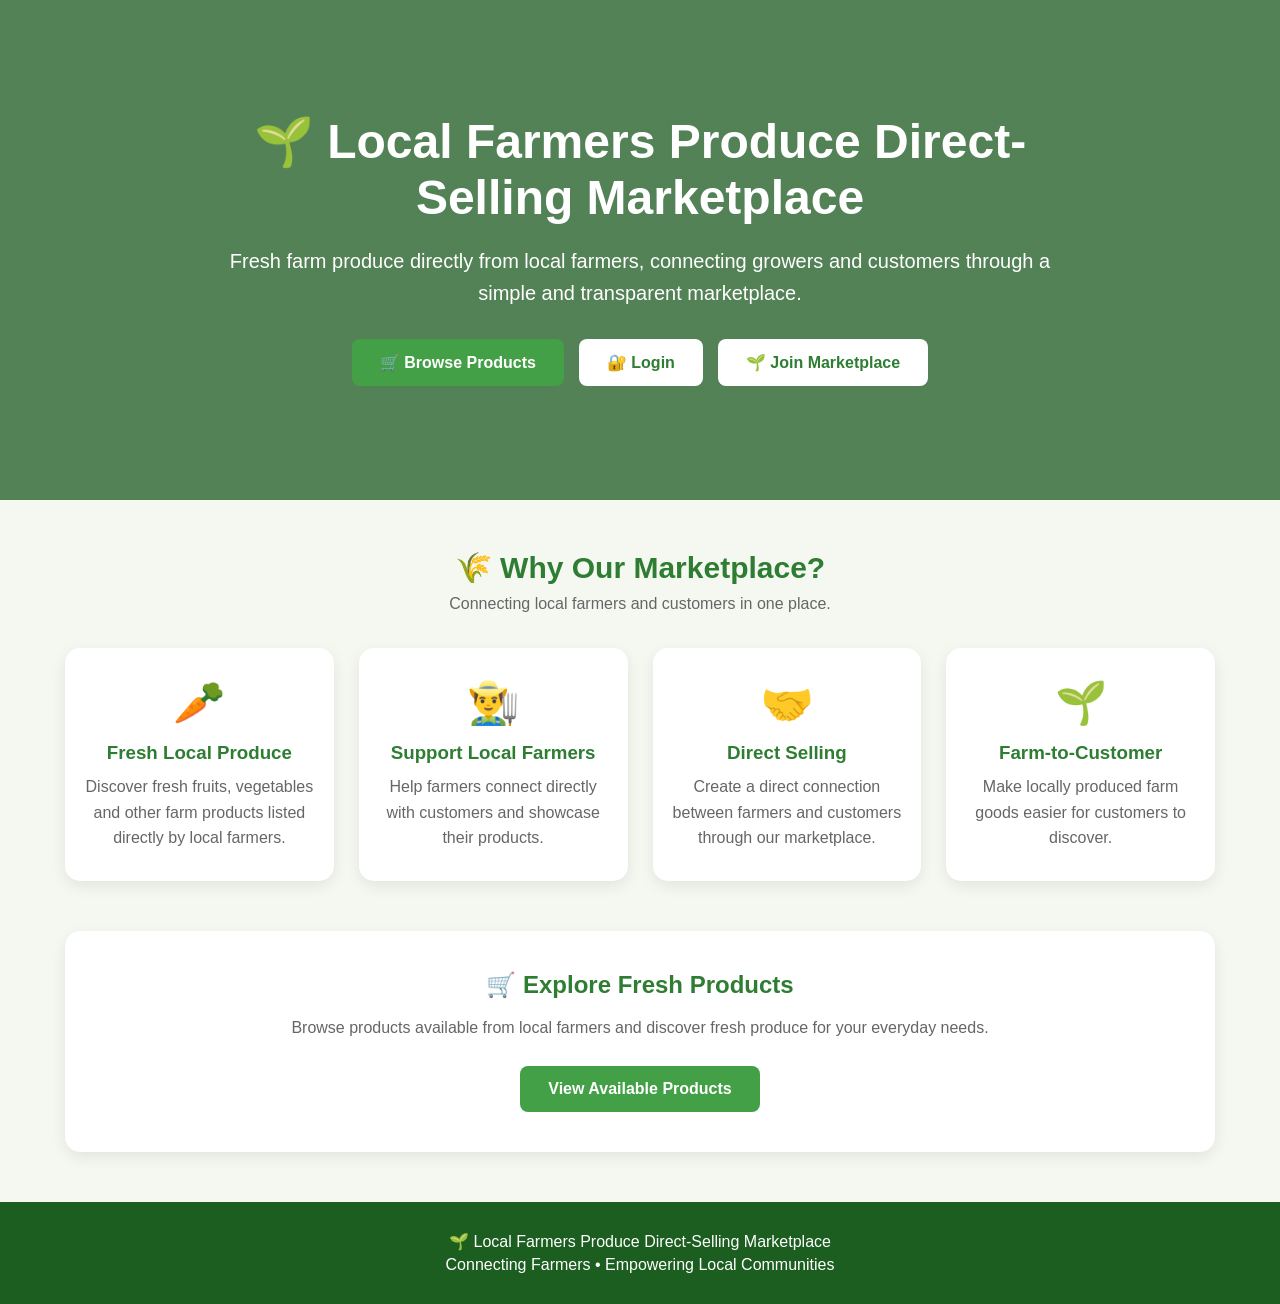
<file: frontend/templates/index.html>
<!DOCTYPE html>
<html lang="en">

<head>
    <meta charset="UTF-8">
    <meta name="viewport" content="width=device-width, initial-scale=1.0">

    <title>Local Farmers Marketplace</title>

    <style>
        * {
            box-sizing: border-box;
            margin: 0;
            padding: 0;
            font-family: Arial, sans-serif;
        }

        body {
            background: #f4f8f1;
            color: #263b2a;
        }

        /* Hero Section */

        .hero {
            min-height: 500px;
            display: flex;
            align-items: center;
            justify-content: center;
            text-align: center;
            padding: 50px 20px;

            background:
                linear-gradient(
                    rgba(30, 90, 35, 0.75),
                    rgba(30, 90, 35, 0.75)
                ),
                url("https://images.unsplash.com/photo-1464226184884-fa280b87c399?auto=format&fit=crop&w=1600&q=80");

            background-size: cover;
            background-position: center;
            color: white;
        }

        .hero-content {
            max-width: 850px;
        }

        .hero h1 {
            font-size: 48px;
            margin-bottom: 20px;
        }

        .hero p {
            font-size: 20px;
            line-height: 1.6;
            margin-bottom: 30px;
        }

        /* Buttons */

        .button-group {
            display: flex;
            justify-content: center;
            gap: 15px;
            flex-wrap: wrap;
        }

        .button {
            display: inline-block;
            padding: 14px 28px;
            border-radius: 8px;
            text-decoration: none;
            font-weight: bold;
            font-size: 16px;
            background: white;
            color: #2e7d32;
            transition: 0.2s;
        }

        .button:hover {
            transform: translateY(-3px);
        }

        .button.primary {
            background: #43a047;
            color: white;
        }

        /* About Section */

        .container {
            width: 90%;
            max-width: 1150px;
            margin: 50px auto;
        }

        .section-title {
            text-align: center;
            margin-bottom: 35px;
        }

        .section-title h2 {
            font-size: 30px;
            color: #2e7d32;
            margin-bottom: 10px;
        }

        .section-title p {
            color: #666;
        }

        /* Feature Cards */

        .features {
            display: grid;
            grid-template-columns: repeat(auto-fit, minmax(230px, 1fr));
            gap: 25px;
        }

        .feature-card {
            background: white;
            padding: 30px 20px;
            text-align: center;
            border-radius: 15px;
            box-shadow: 0 5px 15px rgba(0, 0, 0, 0.08);
            transition: 0.2s;
        }

        .feature-card:hover {
            transform: translateY(-5px);
        }

        .feature-icon {
            font-size: 42px;
            margin-bottom: 15px;
        }

        .feature-card h3 {
            color: #2e7d32;
            margin-bottom: 10px;
        }

        .feature-card p {
            color: #666;
            line-height: 1.6;
        }

        /* Marketplace Section */

        .marketplace {
            background: white;
            border-radius: 15px;
            padding: 40px;
            text-align: center;
            box-shadow: 0 5px 15px rgba(0, 0, 0, 0.08);
        }

        .marketplace h2 {
            color: #2e7d32;
            margin-bottom: 15px;
        }

        .marketplace p {
            color: #666;
            line-height: 1.7;
            margin-bottom: 25px;
        }

        /* Footer */

        footer {
            background: #1b5e20;
            color: white;
            text-align: center;
            padding: 25px;
            margin-top: 50px;
        }

        footer p {
            margin: 5px;
        }

        /* Mobile */

        @media (max-width: 600px) {

            .hero {
                min-height: 450px;
            }

            .hero h1 {
                font-size: 34px;
            }

            .hero p {
                font-size: 17px;
            }

            .container {
                width: 94%;
            }
        }
    </style>
</head>

<body>

    <!-- Hero Section -->

    <section class="hero">

        <div class="hero-content">

            <h1>🌱 Local Farmers Produce Direct-Selling Marketplace</h1>

            <p>
                Fresh farm produce directly from local farmers,
                connecting growers and customers through a simple
                and transparent marketplace.
            </p>

            <div class="button-group">

                <a href="/products" class="button primary">
                    🛒 Browse Products
                </a>

                <a href="/login" class="button">
                    🔐 Login
                </a>

                <a href="/register" class="button">
                    🌱 Join Marketplace
                </a>

            </div>

        </div>

    </section>


    <!-- Why Choose Us -->

    <div class="container">

        <div class="section-title">

            <h2>🌾 Why Our Marketplace?</h2>

            <p>
                Connecting local farmers and customers in one place.
            </p>

        </div>


        <div class="features">

            <div class="feature-card">

                <div class="feature-icon">🥕</div>

                <h3>Fresh Local Produce</h3>

                <p>
                    Discover fresh fruits, vegetables and other
                    farm products listed directly by local farmers.
                </p>

            </div>


            <div class="feature-card">

                <div class="feature-icon">👨‍🌾</div>

                <h3>Support Local Farmers</h3>

                <p>
                    Help farmers connect directly with customers
                    and showcase their products.
                </p>

            </div>


            <div class="feature-card">

                <div class="feature-icon">🤝</div>

                <h3>Direct Selling</h3>

                <p>
                    Create a direct connection between farmers
                    and customers through our marketplace.
                </p>

            </div>


            <div class="feature-card">

                <div class="feature-icon">🌱</div>

                <h3>Farm-to-Customer</h3>

                <p>
                    Make locally produced farm goods easier
                    for customers to discover.
                </p>

            </div>

        </div>

    </div>


    <!-- Marketplace Section -->

    <div class="container">

        <div class="marketplace">

            <h2>🛒 Explore Fresh Products</h2>

            <p>
                Browse products available from local farmers
                and discover fresh produce for your everyday needs.
            </p>

            <a href="/products" class="button primary">
                View Available Products
            </a>

        </div>

    </div>


    <!-- Footer -->

    <footer>

        <p>
            🌱 Local Farmers Produce Direct-Selling Marketplace
        </p>

        <p>
            Connecting Farmers • Empowering Local Communities
        </p>

    </footer>

</body>

</html>
</file>
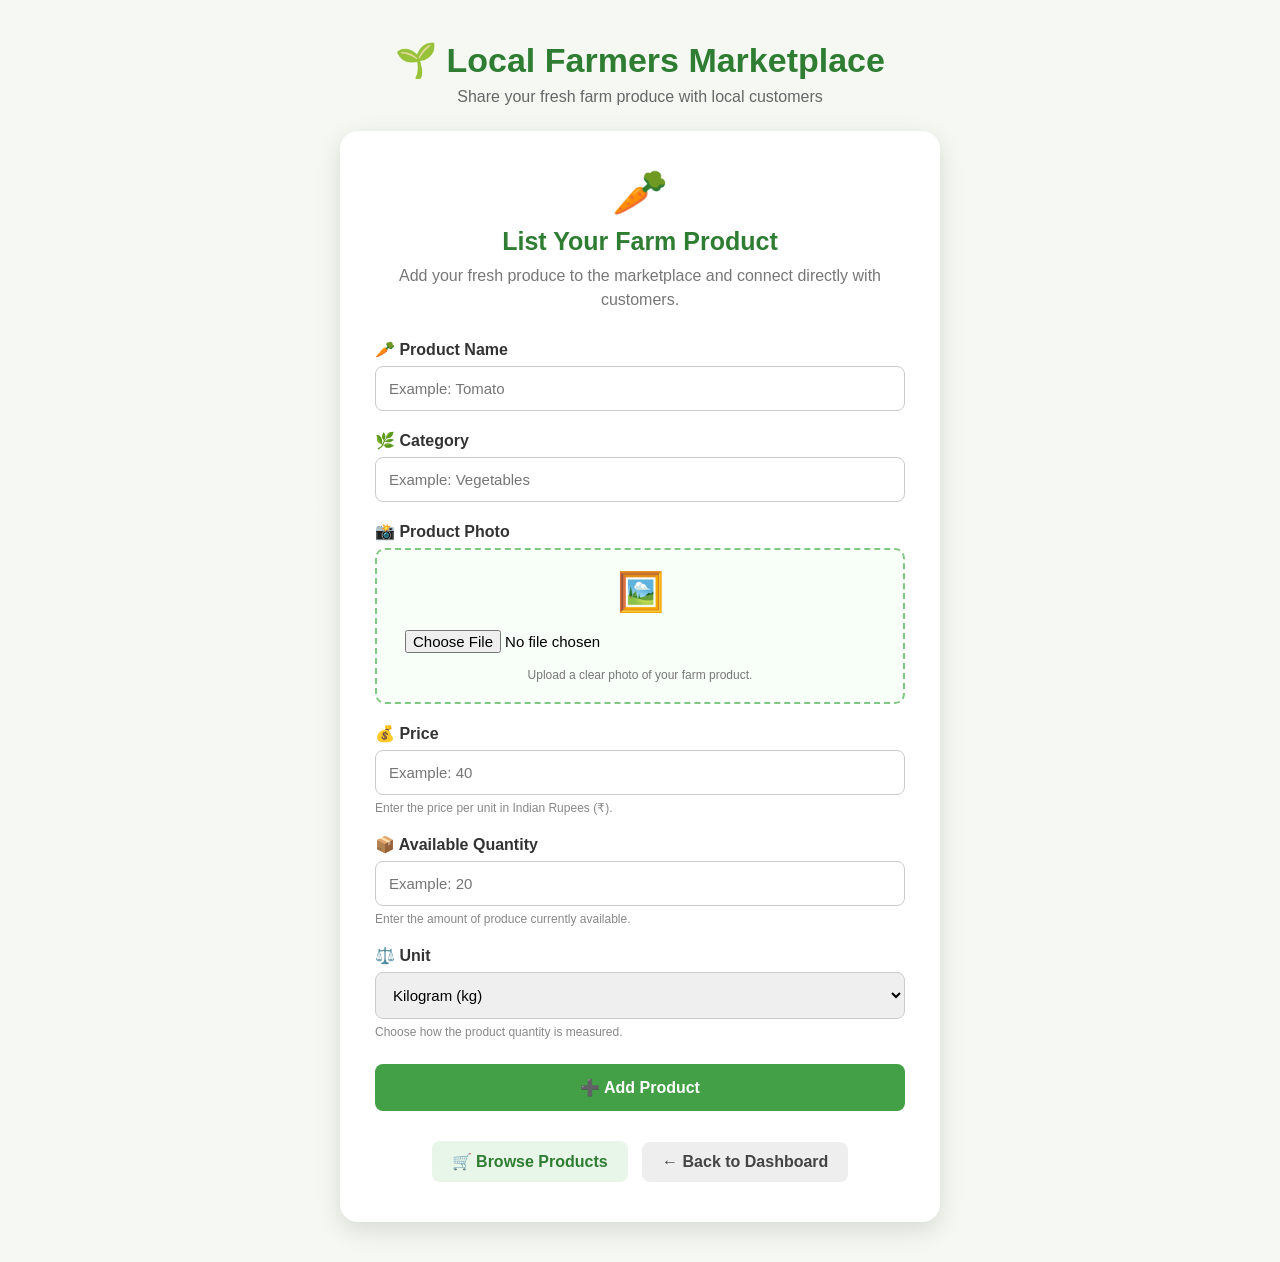
<file: frontend/templates/add_product.html>
<!DOCTYPE html>
<html lang="en">

<head>
    <meta charset="UTF-8">
    <meta name="viewport" content="width=device-width, initial-scale=1.0">

    <title>Add Product - Local Farmers Marketplace</title>

    <style>
        * {
            box-sizing: border-box;
            margin: 0;
            padding: 0;
            font-family: Arial, sans-serif;
        }

        body {
            min-height: 100vh;

            background:
                linear-gradient(
                    rgba(244, 248, 241, 0.94),
                    rgba(244, 248, 241, 0.94)
                ),
                url("https://images.unsplash.com/photo-1464226184884-fa280b87c399?auto=format&fit=crop&w=1600&q=80");

            background-size: cover;
            background-position: center;

            padding: 40px 15px;
        }

        .page-header {
            text-align: center;
            margin-bottom: 25px;
        }

        .page-header h1 {
            color: #2e7d32;
            font-size: 34px;
            margin-bottom: 8px;
        }

        .page-header p {
            color: #666;
            font-size: 16px;
        }

        .product-card {
            width: 100%;
            max-width: 600px;
            margin: auto;

            background: white;

            padding: 35px;

            border-radius: 18px;

            box-shadow: 0 8px 25px rgba(0, 0, 0, 0.12);
        }

        .card-title {
            text-align: center;
            margin-bottom: 28px;
        }

        .card-title .icon {
            font-size: 45px;
            margin-bottom: 8px;
        }

        .card-title h2 {
            color: #2e7d32;
            font-size: 25px;
        }

        .card-title p {
            color: #777;
            margin-top: 8px;
            line-height: 1.5;
        }

        .form-group {
            margin-bottom: 20px;
        }

        .form-group label {
            display: block;
            color: #333;
            font-weight: bold;
            margin-bottom: 7px;
        }

        .form-group input,
        .form-group select {
            width: 100%;
            padding: 13px;

            border: 1px solid #ccc;
            border-radius: 8px;

            font-size: 15px;
            outline: none;
        }

        .form-group input:focus,
        .form-group select:focus {
            border-color: #43a047;
        }

        /* Product photo upload */

        .photo-upload {
            border: 2px dashed #81c784;
            background: #f8fff8;
            padding: 20px;
            border-radius: 10px;
            text-align: center;
        }

        .photo-icon {
            font-size: 38px;
            margin-bottom: 8px;
        }

        .photo-upload input {
            border: none;
            padding: 8px;
            background: transparent;
        }

        .photo-help {
            display: block;
            margin-top: 7px;
            color: #777;
            font-size: 12px;
        }

        .form-help {
            display: block;
            margin-top: 6px;
            color: #888;
            font-size: 12px;
        }

        .add-button {
            width: 100%;

            padding: 14px;

            border: none;
            border-radius: 8px;

            background: #43a047;
            color: white;

            font-size: 16px;
            font-weight: bold;

            cursor: pointer;

            margin-top: 5px;
        }

        .add-button:hover {
            background: #2e7d32;
        }

        .navigation {
            text-align: center;
            margin-top: 25px;
        }

        .navigation a {
            display: inline-block;

            padding: 11px 20px;

            margin: 5px;

            border-radius: 8px;

            text-decoration: none;

            font-weight: bold;
        }

        .browse-button {
            background: #e8f5e9;
            color: #2e7d32;
        }

        .dashboard-button {
            background: #eeeeee;
            color: #444;
        }

        .browse-button:hover {
            background: #c8e6c9;
        }

        .dashboard-button:hover {
            background: #dddddd;
        }

        @media (max-width: 600px) {

            .product-card {
                padding: 25px 20px;
            }

            .page-header h1 {
                font-size: 28px;
            }
        }
    </style>
</head>

<body>

    <div class="page-header">

        <h1>
            🌱 Local Farmers Marketplace
        </h1>

        <p>
            Share your fresh farm produce with local customers
        </p>

    </div>


    <div class="product-card">

        <div class="card-title">

            <div class="icon">
                🥕
            </div>

            <h2>
                List Your Farm Product
            </h2>

            <p>
                Add your fresh produce to the marketplace
                and connect directly with customers.
            </p>

        </div>


        <form
            action="{{ url_for('add_product_page') }}"
            method="POST"
            enctype="multipart/form-data"
        >

            <!-- Product Name -->

            <div class="form-group">

                <label for="product_name">
                    🥕 Product Name
                </label>

                <input
                    type="text"
                    id="product_name"
                    name="product_name"
                    placeholder="Example: Tomato"
                    required
                >

            </div>


            <!-- Category -->

            <div class="form-group">

                <label for="category">
                    🌿 Category
                </label>

                <input
                    type="text"
                    id="category"
                    name="category"
                    placeholder="Example: Vegetables"
                    required
                >

            </div>


            <!-- Product Photo -->

            <div class="form-group">

                <label for="image">
                    📸 Product Photo
                </label>

                <div class="photo-upload">

                    <div class="photo-icon">
                        🖼️
                    </div>

                    <input
                        type="file"
                        id="image"
                        name="image"
                        accept="image/*"
                        required
                    >

                    <span class="photo-help">
                        Upload a clear photo of your farm product.
                    </span>

                </div>

            </div>


            <!-- Price -->

            <div class="form-group">

                <label for="price">
                    💰 Price
                </label>

                <input
                    type="number"
                    id="price"
                    name="price"
                    step="0.01"
                    min="0"
                    placeholder="Example: 40"
                    required
                >

                <span class="form-help">
                    Enter the price per unit in Indian Rupees (₹).
                </span>

            </div>


            <!-- Quantity -->

            <div class="form-group">

                <label for="quantity">
                    📦 Available Quantity
                </label>

                <input
                    type="number"
                    id="quantity"
                    name="quantity"
                    min="1"
                    placeholder="Example: 20"
                    required
                >

                <span class="form-help">
                    Enter the amount of produce currently available.
                </span>

            </div>


            <!-- Unit -->

            <div class="form-group">

                <label for="unit">
                    ⚖️ Unit
                </label>

                <select
                    id="unit"
                    name="unit"
                    required
                >

                    <option value="kg">
                        Kilogram (kg)
                    </option>

                    <option value="gram">
                        Gram (g)
                    </option>

                    <option value="litre">
                        Litre (L)
                    </option>

                    <option value="piece">
                        Piece
                    </option>

                    <option value="bunch">
                        Bunch
                    </option>

                    <option value="dozen">
                        Dozen
                    </option>

                    <option value="packet">
                        Packet
                    </option>

                </select>

                <span class="form-help">
                    Choose how the product quantity is measured.
                </span>

            </div>


            <!-- Submit -->

            <button
                type="submit"
                class="add-button"
            >
                ➕ Add Product
            </button>

        </form>


        <!-- Navigation -->

        <div class="navigation">

            <a
                href="/products"
                class="browse-button"
            >
                🛒 Browse Products
            </a>

            <a
                href="/dashboard"
                class="dashboard-button"
            >
                ← Back to Dashboard
            </a>

        </div>

    </div>

</body>

</html>
</file>
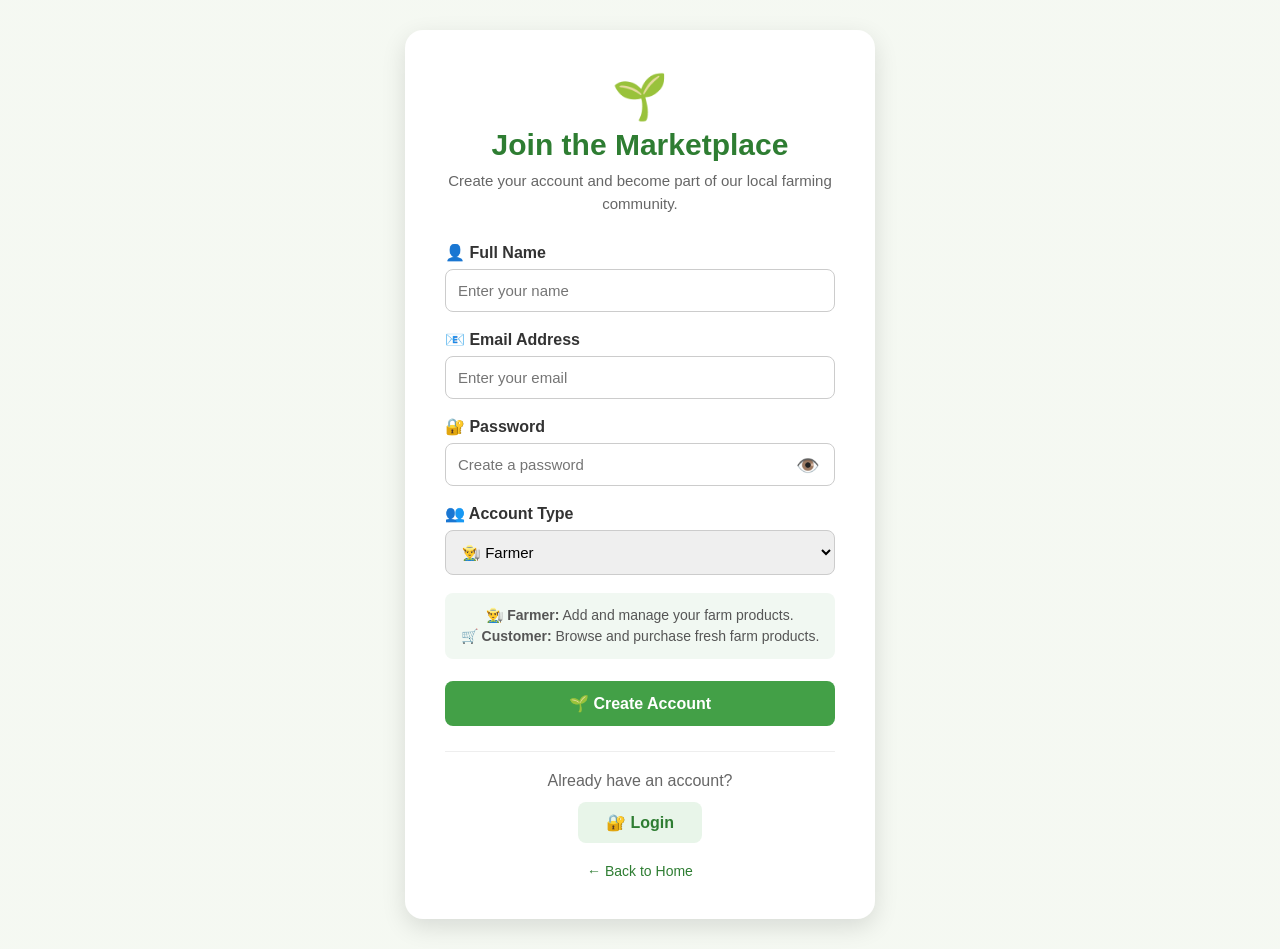
<file: frontend/templates/register.html>
<!DOCTYPE html>
<html lang="en">

<head>
    <meta charset="UTF-8">
    <meta name="viewport" content="width=device-width, initial-scale=1.0">

    <title>Register - Local Farmers Marketplace</title>

    <style>
        * {
            box-sizing: border-box;
            margin: 0;
            padding: 0;
            font-family: Arial, sans-serif;
        }

        body {
            min-height: 100vh;

            background:
                linear-gradient(
                    rgba(244, 248, 241, 0.92),
                    rgba(244, 248, 241, 0.92)
                ),
                url("https://images.unsplash.com/photo-1464226184884-fa280b87c399?auto=format&fit=crop&w=1600&q=80");

            background-size: cover;
            background-position: center;

            display: flex;
            justify-content: center;
            align-items: center;

            padding: 30px 15px;
        }

        .register-card {
            width: 100%;
            max-width: 470px;

            background: white;

            padding: 40px;

            border-radius: 18px;

            box-shadow:
                0 8px 25px rgba(0, 0, 0, 0.12);

            text-align: center;
        }

        .logo {
            font-size: 45px;
            margin-bottom: 5px;
        }

        .title {
            color: #2e7d32;
            font-size: 30px;
            margin-bottom: 8px;
        }

        .subtitle {
            color: #666;
            font-size: 15px;
            margin-bottom: 28px;
            line-height: 1.5;
        }

        .form-group {
            text-align: left;
            margin-bottom: 18px;
        }

        .form-group label {
            display: block;
            color: #333;
            font-weight: bold;
            margin-bottom: 7px;
        }

        .form-group input,
        .form-group select {
            width: 100%;
            padding: 12px;
            border: 1px solid #ccc;
            border-radius: 8px;
            font-size: 15px;
            outline: none;
        }

        .form-group input:focus,
        .form-group select:focus {
            border-color: #43a047;
        }

        /* Password field */

        .password-wrapper {
            position: relative;
            width: 100%;
        }

        .password-wrapper input {
            padding-right: 45px;
        }

        .eye-button {
            position: absolute;

            right: 12px;
            top: 50%;

            transform: translateY(-50%);

            border: none;
            background: transparent;

            font-size: 19px;

            cursor: pointer;

            color: #666;

            padding: 3px;
        }

        .eye-button:hover {
            color: #2e7d32;
        }

        .role-info {
            background: #f1f8f2;

            padding: 12px;

            border-radius: 8px;

            margin-bottom: 22px;

            color: #555;

            font-size: 14px;

            line-height: 1.5;
        }

        .register-button {
            width: 100%;

            padding: 13px;

            border: none;

            border-radius: 8px;

            background: #43a047;

            color: white;

            font-size: 16px;

            font-weight: bold;

            cursor: pointer;
        }

        .register-button:hover {
            background: #2e7d32;
        }

        .login-section {
            margin-top: 25px;

            padding-top: 20px;

            border-top: 1px solid #eee;
        }

        .login-section p {
            color: #666;

            margin-bottom: 12px;
        }

        .login-button {
            display: inline-block;

            padding: 11px 28px;

            border-radius: 8px;

            background: #e8f5e9;

            color: #2e7d32;

            text-decoration: none;

            font-weight: bold;
        }

        .login-button:hover {
            background: #c8e6c9;
        }

        .home-link {
            display: block;

            margin-top: 20px;

            color: #2e7d32;

            text-decoration: none;

            font-size: 14px;
        }

        .home-link:hover {
            text-decoration: underline;
        }

        @media (max-width: 500px) {

            .register-card {
                padding: 30px 22px;
            }

            .title {
                font-size: 25px;
            }
        }
    </style>
</head>

<body>

    <div class="register-card">

        <div class="logo">
            🌱
        </div>

        <h1 class="title">
            Join the Marketplace
        </h1>

        <p class="subtitle">
            Create your account and become part of our
            local farming community.
        </p>


        <form method="POST">

            <!-- Full Name -->

            <div class="form-group">

                <label for="name">
                    👤 Full Name
                </label>

                <input
                    type="text"
                    id="name"
                    name="name"
                    placeholder="Enter your name"
                    required
                >

            </div>


            <!-- Email -->

            <div class="form-group">

                <label for="email">
                    📧 Email Address
                </label>

                <input
                    type="email"
                    id="email"
                    name="email"
                    placeholder="Enter your email"
                    required
                >

            </div>


            <!-- Password -->

            <div class="form-group">

                <label for="password">
                    🔐 Password
                </label>

                <div class="password-wrapper">

                    <input
                        type="password"
                        id="password"
                        name="password"
                        placeholder="Create a password"
                        required
                    >

                    <button
                        type="button"
                        class="eye-button"
                        onclick="togglePassword()"
                        id="eyeButton"
                        aria-label="Show password"
                    >
                        👁️
                    </button>

                </div>

            </div>


            <!-- Account Type -->

            <div class="form-group">

                <label for="role">
                    👥 Account Type
                </label>

                <select name="role" id="role">

                    <option value="Farmer">
                        👨‍🌾 Farmer
                    </option>

                    <option value="Customer">
                        🛒 Customer
                    </option>

                </select>

            </div>


            <!-- Role Information -->

            <div class="role-info">

                👨‍🌾 <strong>Farmer:</strong>
                Add and manage your farm products.

                <br>

                🛒 <strong>Customer:</strong>
                Browse and purchase fresh farm products.

            </div>


            <!-- Register Button -->

            <button
                type="submit"
                class="register-button"
            >
                🌱 Create Account
            </button>

        </form>


        <!-- Login -->

        <div class="login-section">

            <p>
                Already have an account?
            </p>

            <a
                href="/login"
                class="login-button"
            >
                🔐 Login
            </a>

        </div>


        <!-- Home -->

        <a
            href="/"
            class="home-link"
        >
            ← Back to Home
        </a>

    </div>


    <!-- Show / Hide Password -->

    <script>

        function togglePassword() {

            const passwordInput =
                document.getElementById("password");

            const eyeButton =
                document.getElementById("eyeButton");


            if (passwordInput.type === "password") {

                passwordInput.type = "text";

                eyeButton.textContent = "🙈";

                eyeButton.setAttribute(
                    "aria-label",
                    "Hide password"
                );

            } else {

                passwordInput.type = "password";

                eyeButton.textContent = "👁️";

                eyeButton.setAttribute(
                    "aria-label",
                    "Show password"
                );

            }
        }

    </script>

</body>

</html>
</file>
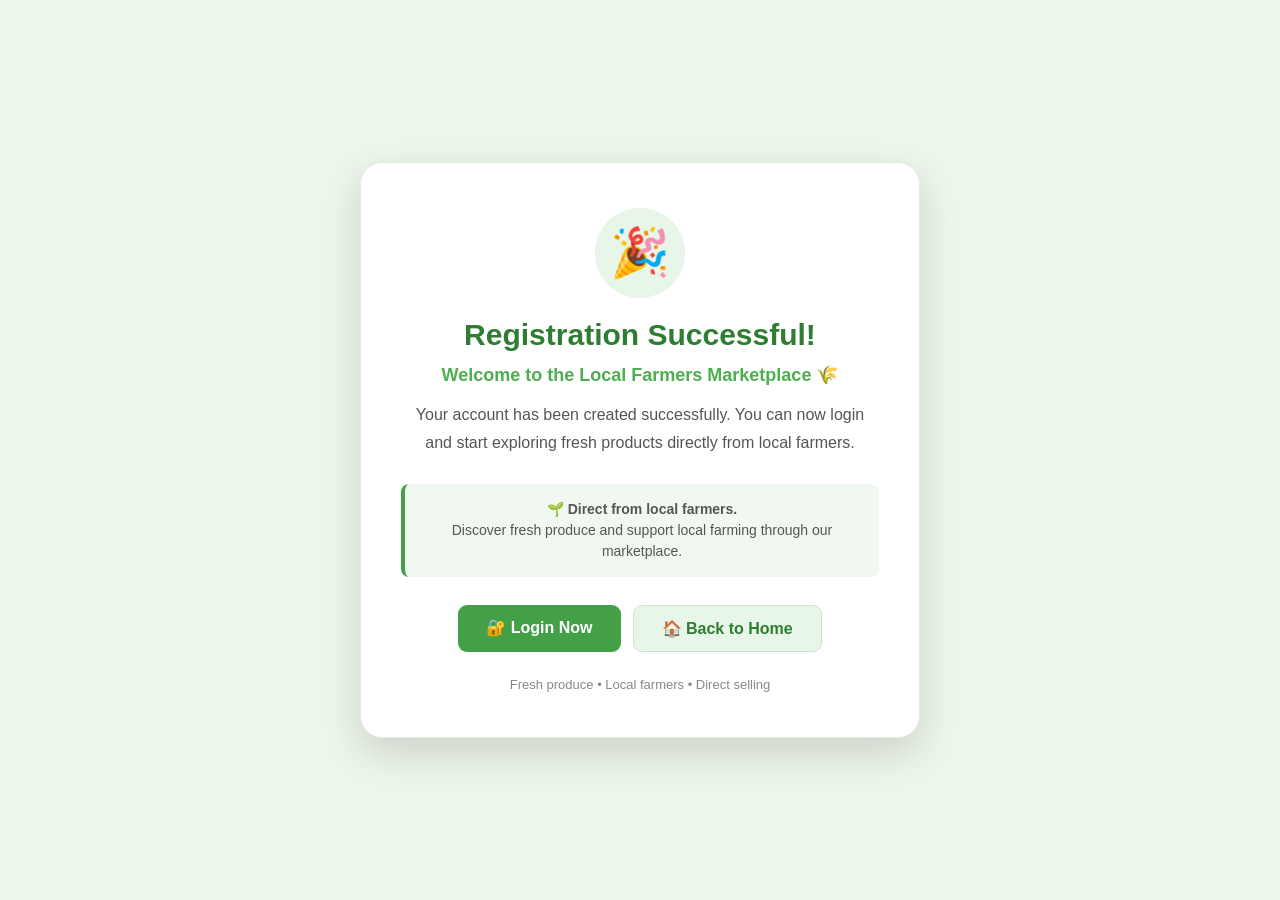
<file: frontend/templates/registration_success.html>
<!DOCTYPE html>
<html lang="en">

<head>

    <meta charset="UTF-8">
    <meta name="viewport" content="width=device-width, initial-scale=1.0">

    <title>Registration Successful</title>

    <style>

        * {
            box-sizing: border-box;
            margin: 0;
            padding: 0;
            font-family: Arial, sans-serif;
        }

        body {
            min-height: 100vh;

            background:
                linear-gradient(
                    rgba(235, 245, 232, 0.88),
                    rgba(235, 245, 232, 0.88)
                ),
                url("https://images.unsplash.com/photo-1464226184884-fa280b87c399?auto=format&fit=crop&w=1600&q=80");

            background-size: cover;
            background-position: center;

            display: flex;
            justify-content: center;
            align-items: center;

            padding: 25px;
        }

        .success-card {

            width: 100%;
            max-width: 560px;

            background: rgba(255, 255, 255, 0.97);

            padding: 45px 40px;

            border-radius: 22px;

            text-align: center;

            box-shadow:
                0 15px 40px rgba(0, 0, 0, 0.15);

            border: 1px solid #e0eadf;
        }

        .success-icon {

            width: 90px;
            height: 90px;

            margin: 0 auto 20px;

            border-radius: 50%;

            background: #e8f5e9;

            display: flex;
            align-items: center;
            justify-content: center;

            font-size: 48px;
        }

        h1 {

            color: #2e7d32;

            font-size: 30px;

            margin-bottom: 12px;
        }

        .subtitle {

            color: #4caf50;

            font-size: 18px;

            font-weight: bold;

            margin-bottom: 15px;
        }

        .message {

            color: #555;

            font-size: 16px;

            line-height: 1.7;

            margin-bottom: 28px;
        }

        .marketplace-note {

            background: #f1f8f1;

            border-left: 4px solid #43a047;

            padding: 15px;

            border-radius: 8px;

            color: #555;

            font-size: 14px;

            line-height: 1.5;

            margin-bottom: 28px;
        }

        .buttons {

            display: flex;

            justify-content: center;

            flex-wrap: wrap;

            gap: 12px;
        }

        .login-button,
        .home-button {

            display: inline-block;

            padding: 13px 28px;

            border-radius: 9px;

            text-decoration: none;

            font-weight: bold;

            transition: 0.2s ease;
        }

        .login-button {

            background: #43a047;

            color: white;
        }

        .login-button:hover {

            background: #2e7d32;

            transform: translateY(-2px);
        }

        .home-button {

            background: #e8f5e9;

            color: #2e7d32;

            border: 1px solid #c8e6c9;
        }

        .home-button:hover {

            background: #c8e6c9;

            transform: translateY(-2px);
        }

        .footer-text {

            margin-top: 25px;

            color: #888;

            font-size: 13px;
        }

        @media (max-width: 600px) {

            .success-card {

                padding: 35px 22px;
            }

            h1 {

                font-size: 26px;
            }

            .buttons {

                flex-direction: column;
            }

            .login-button,
            .home-button {

                width: 100%;
            }
        }

    </style>

</head>


<body>

    <div class="success-card">

        <div class="success-icon">
            🎉
        </div>


        <h1>
            Registration Successful!
        </h1>


        <div class="subtitle">
            Welcome to the Local Farmers Marketplace 🌾
        </div>


        <p class="message">

            Your account has been created successfully.

            You can now login and start exploring
            fresh products directly from local farmers.

        </p>


        <div class="marketplace-note">

            🌱 <strong>Direct from local farmers.</strong><br>

            Discover fresh produce and support
            local farming through our marketplace.

        </div>


        <div class="buttons">

            <a href="/login" class="login-button">
                🔐 Login Now
            </a>


            <a href="/" class="home-button">
                🏠 Back to Home
            </a>

        </div>


        <p class="footer-text">

            Fresh produce • Local farmers • Direct selling

        </p>

    </div>

</body>

</html>
</file>
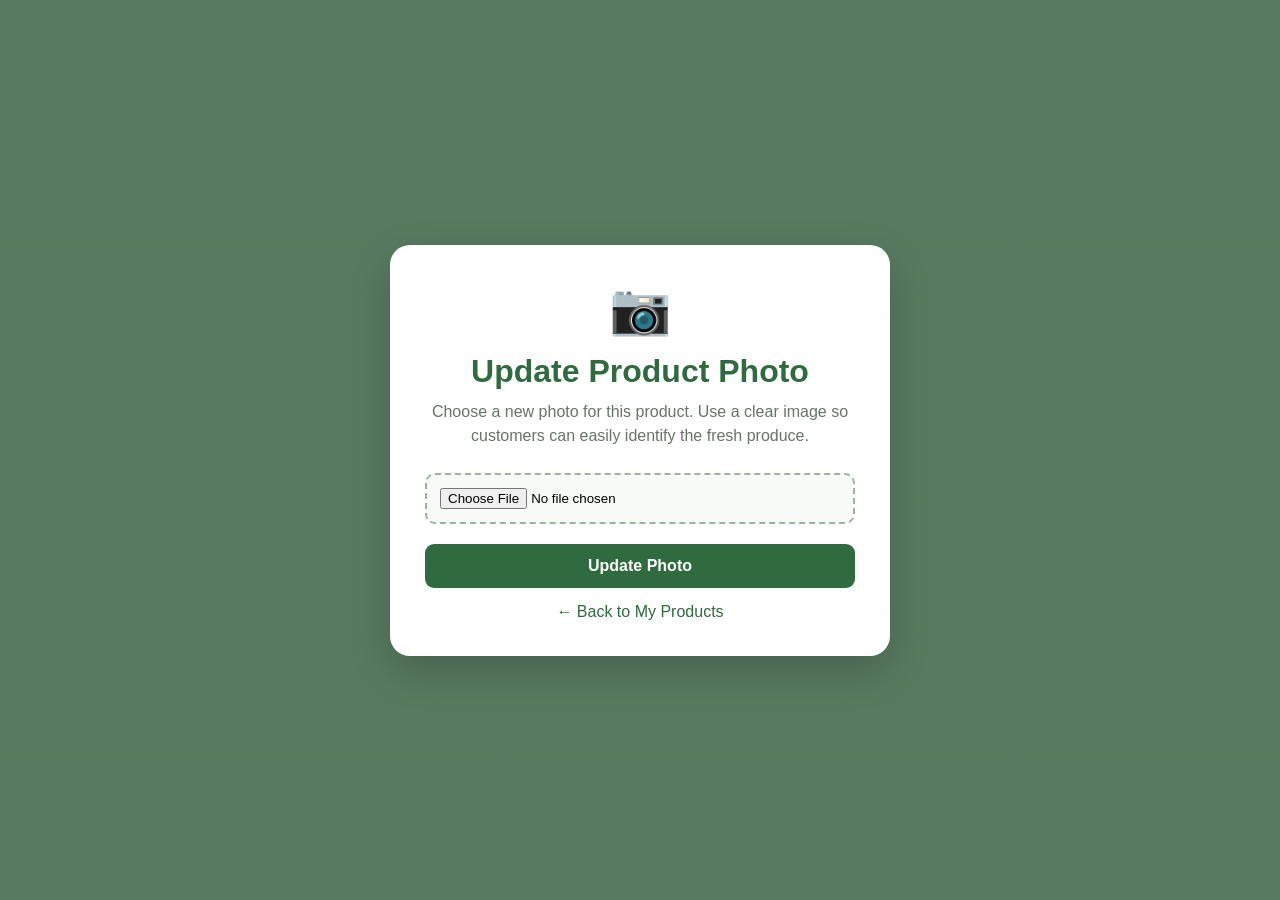
<file: frontend/templates/update_product_photo.html>
<!DOCTYPE html>
<html lang="en">

<head>

    <meta charset="UTF-8">

    <meta name="viewport"
          content="width=device-width, initial-scale=1.0">

    <title>Update Product Photo</title>

    <style>

        * {
            box-sizing: border-box;
            margin: 0;
            padding: 0;
        }

        body {
            font-family: Arial, sans-serif;
            min-height: 100vh;

            display: flex;
            justify-content: center;
            align-items: center;

            background:
                linear-gradient(
                    rgba(32, 78, 43, 0.75),
                    rgba(32, 78, 43, 0.75)
                ),
                url("https://images.unsplash.com/photo-1501004318641-b39e6451bec6?auto=format&fit=crop&w=1600&q=80");

            background-size: cover;
            background-position: center;
        }

        .card {
            width: 90%;
            max-width: 500px;

            background: white;
            padding: 35px;

            border-radius: 20px;

            box-shadow:
                0 15px 40px rgba(0, 0, 0, 0.2);

            text-align: center;
        }

        .icon {
            font-size: 50px;
            margin-bottom: 15px;
        }

        h1 {
            color: #2f6b3f;
            margin-bottom: 10px;
        }

        p {
            color: #687468;
            margin-bottom: 25px;
            line-height: 1.5;
        }

        input[type="file"] {
            width: 100%;
            padding: 13px;
            border: 2px dashed #9bb49e;
            border-radius: 10px;
            margin-bottom: 20px;
            background: #f7faf6;
        }

        .update-btn {
            width: 100%;
            border: none;
            padding: 13px;

            background: #2f6b3f;
            color: white;

            border-radius: 9px;

            font-size: 16px;
            font-weight: bold;

            cursor: pointer;
        }

        .update-btn:hover {
            background: #245431;
        }

        .back-btn {
            display: block;
            margin-top: 15px;

            color: #2f6b3f;
            text-decoration: none;
        }

    </style>

</head>


<body>


<div class="card">


    <div class="icon">
        📷
    </div>


    <h1>
        Update Product Photo
    </h1>


    <p>
        Choose a new photo for this product.
        Use a clear image so customers can easily
        identify the fresh produce.
    </p>


    <form
        method="POST"
        enctype="multipart/form-data"
    >


        <input
            type="file"
            name="image"
            accept="image/*"
            required
        >


        <button
            type="submit"
            class="update-btn"
        >
            Update Photo
        </button>


    </form>


    <a
        href="{{ url_for('my_products_page') }}"
        class="back-btn"
    >
        ← Back to My Products
    </a>


</div>


</body>

</html>
</file>
